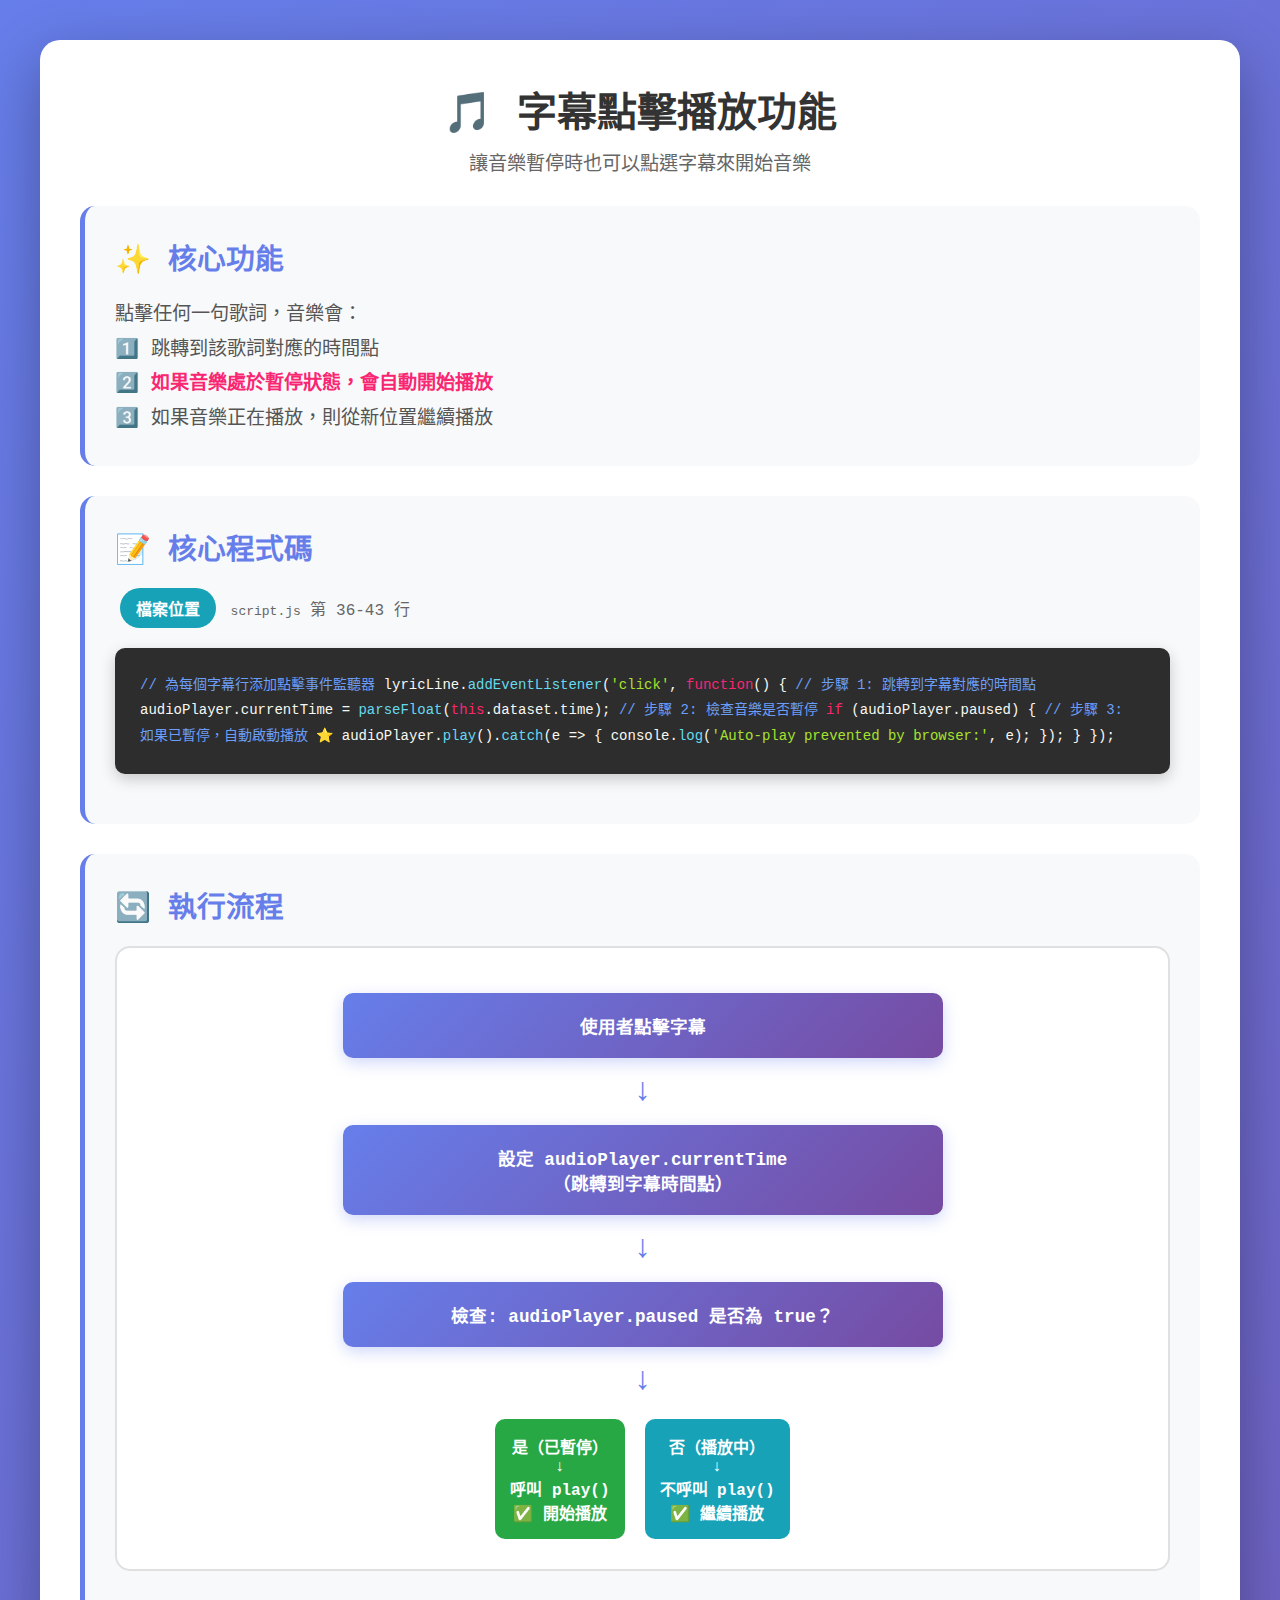
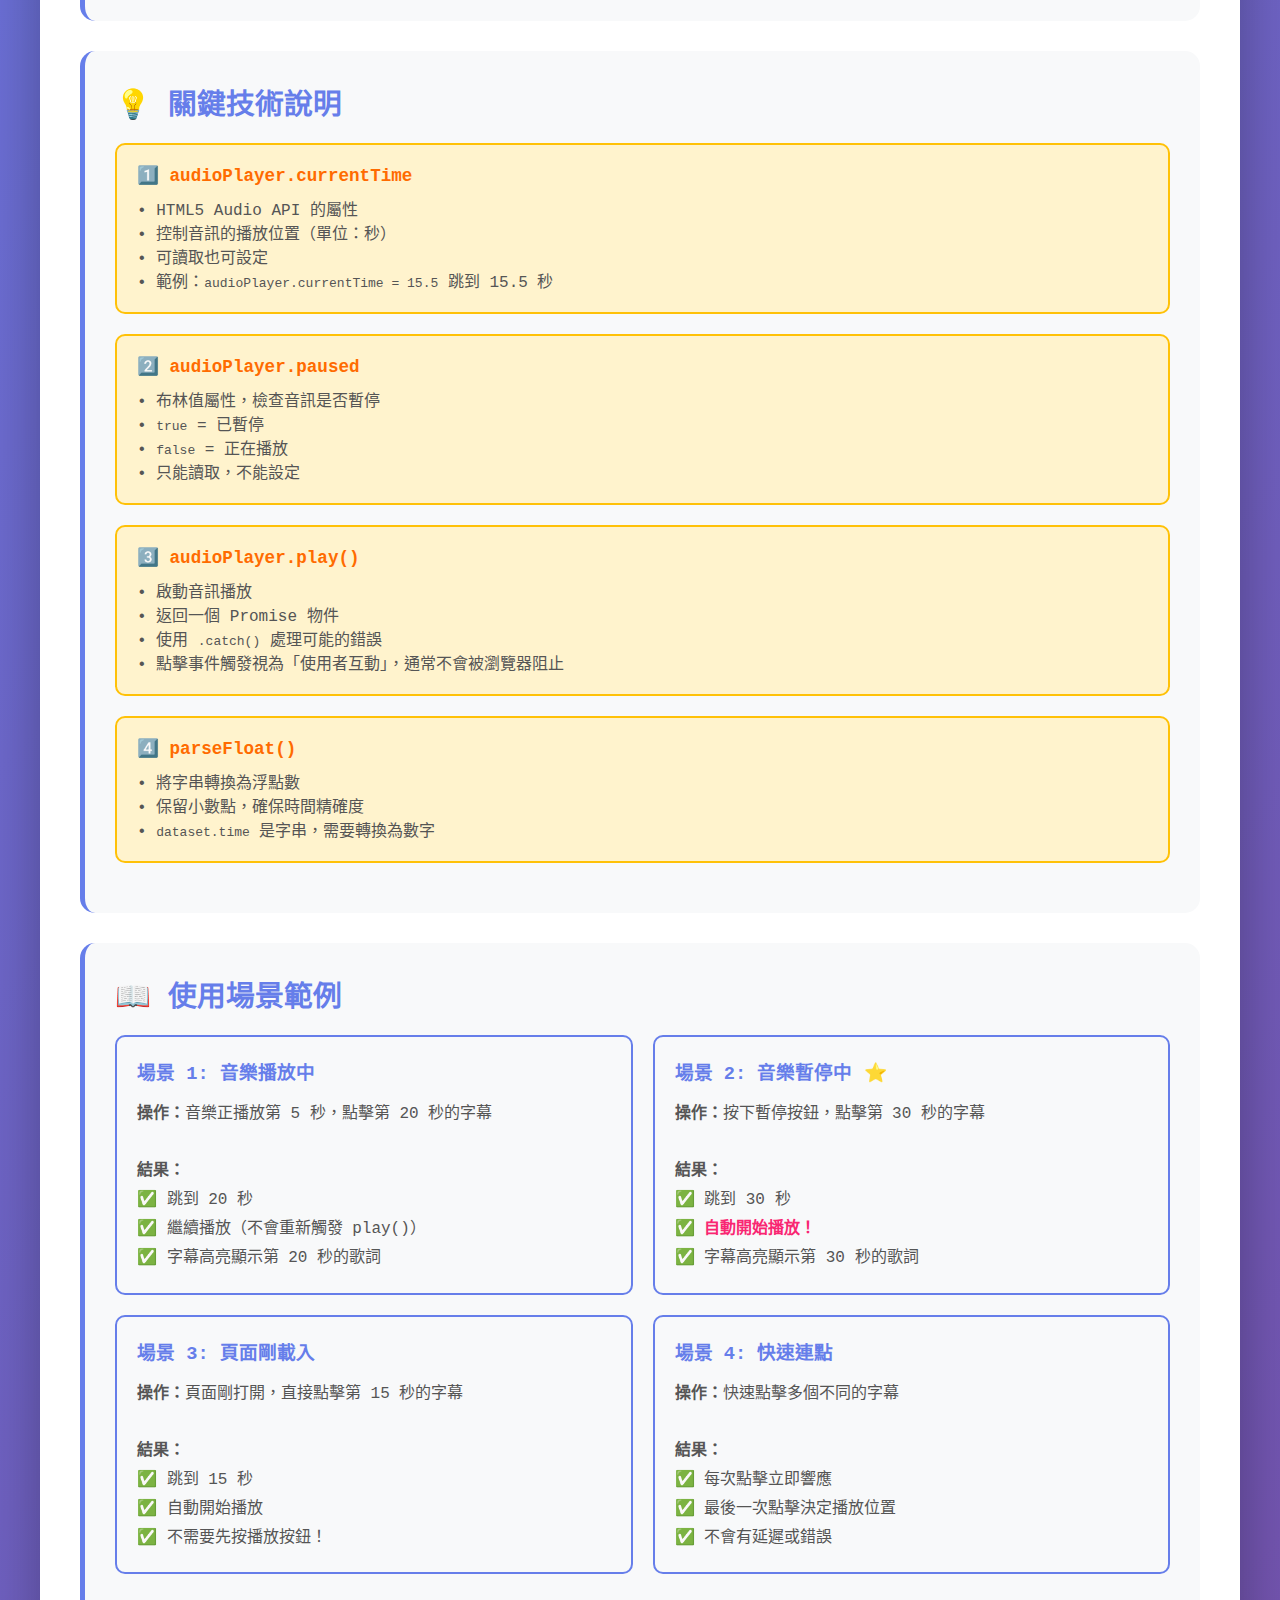
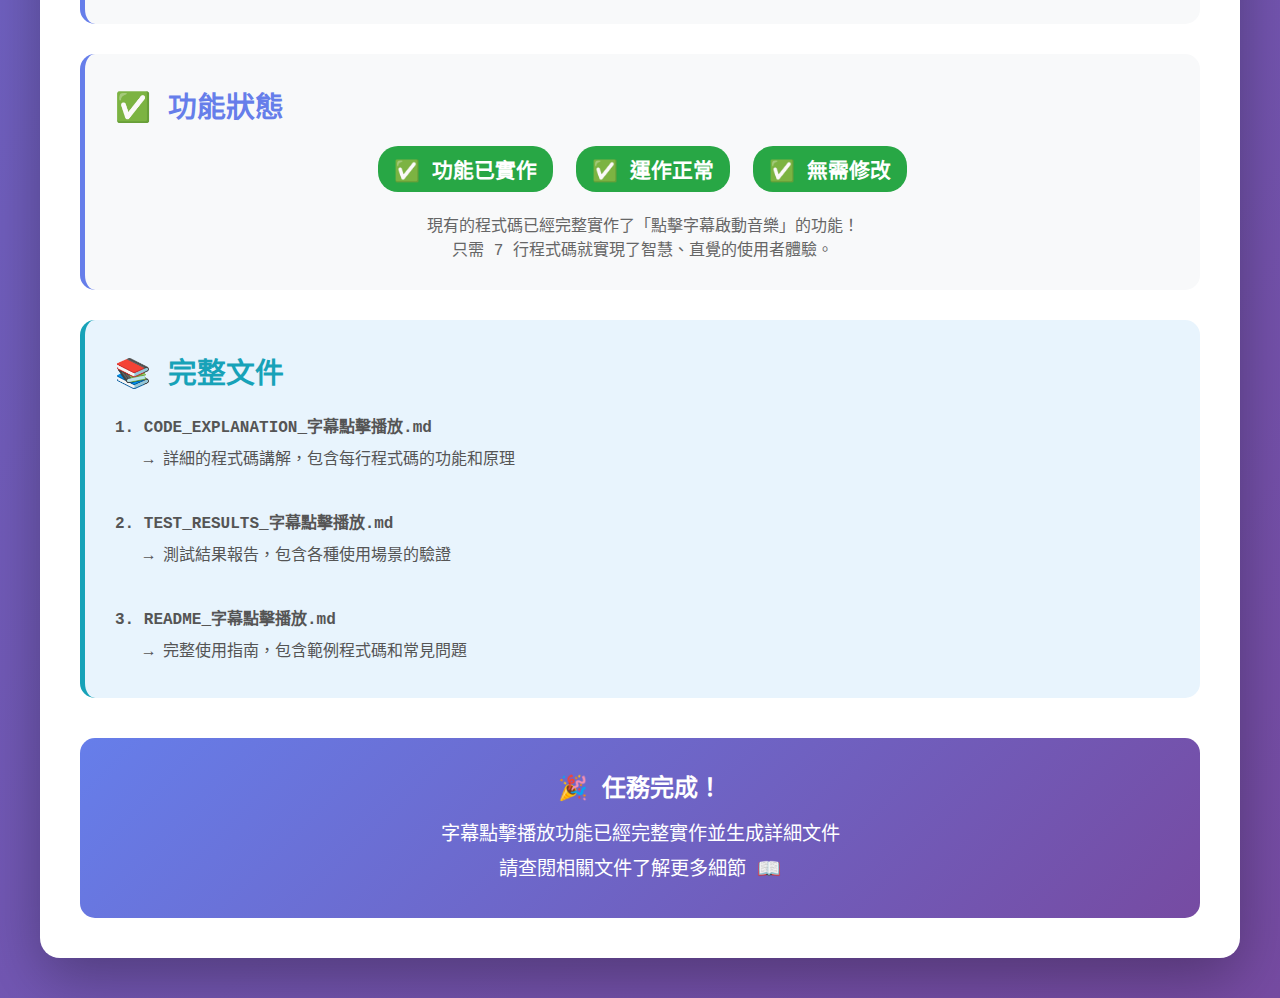
<file: 功能展示_字幕點擊播放.html>
<!DOCTYPE html>
<html lang="zh-TW">
<head>
    <meta charset="UTF-8">
    <meta name="viewport" content="width=device-width, initial-scale=1.0">
    <title>字幕點擊播放功能 - 程式碼展示</title>
    <style>
        * {
            margin: 0;
            padding: 0;
            box-sizing: border-box;
        }
        
        body {
            font-family: 'Microsoft JhengHei', '微軟正黑體', 'Courier New', monospace;
            background: linear-gradient(135deg, #667eea 0%, #764ba2 100%);
            min-height: 100vh;
            padding: 40px 20px;
        }
        
        .container {
            max-width: 1200px;
            margin: 0 auto;
            background: white;
            border-radius: 20px;
            padding: 40px;
            box-shadow: 0 20px 60px rgba(0, 0, 0, 0.3);
        }
        
        h1 {
            text-align: center;
            color: #333;
            margin-bottom: 10px;
            font-size: 2.5em;
        }
        
        .subtitle {
            text-align: center;
            color: #666;
            margin-bottom: 30px;
            font-size: 1.2em;
        }
        
        .feature-box {
            background: #f8f9fa;
            padding: 30px;
            border-radius: 15px;
            margin-bottom: 30px;
            border-left: 5px solid #667eea;
        }
        
        .feature-title {
            color: #667eea;
            font-size: 1.8em;
            margin-bottom: 20px;
            font-weight: bold;
        }
        
        .code-block {
            background: #2d2d2d;
            color: #f8f8f2;
            padding: 25px;
            border-radius: 10px;
            margin: 20px 0;
            font-family: 'Courier New', monospace;
            font-size: 14px;
            line-height: 1.8;
            overflow-x: auto;
            box-shadow: 0 5px 15px rgba(0, 0, 0, 0.2);
        }
        
        .code-comment {
            color: #6c9ef8;
        }
        
        .code-keyword {
            color: #f92672;
        }
        
        .code-function {
            color: #66d9ef;
        }
        
        .code-string {
            color: #a6e22e;
        }
        
        .code-number {
            color: #ae81ff;
        }
        
        .highlight-box {
            background: #fff3cd;
            border: 2px solid #ffc107;
            padding: 20px;
            border-radius: 10px;
            margin: 20px 0;
        }
        
        .highlight-box strong {
            color: #ff6b00;
            font-size: 1.1em;
        }
        
        .flow-diagram {
            background: white;
            padding: 30px;
            border-radius: 15px;
            margin: 20px 0;
            text-align: center;
            border: 2px solid #e0e0e0;
        }
        
        .flow-step {
            background: linear-gradient(135deg, #667eea 0%, #764ba2 100%);
            color: white;
            padding: 20px;
            border-radius: 10px;
            margin: 15px auto;
            max-width: 600px;
            font-size: 1.1em;
            font-weight: bold;
            box-shadow: 0 5px 15px rgba(102, 126, 234, 0.3);
        }
        
        .arrow {
            font-size: 2em;
            color: #667eea;
            margin: 10px 0;
        }
        
        .success-badge {
            display: inline-block;
            background: #28a745;
            color: white;
            padding: 8px 16px;
            border-radius: 20px;
            font-weight: bold;
            margin: 0 5px;
        }
        
        .info-badge {
            display: inline-block;
            background: #17a2b8;
            color: white;
            padding: 8px 16px;
            border-radius: 20px;
            font-weight: bold;
            margin: 0 5px;
        }
        
        .example-section {
            display: grid;
            grid-template-columns: 1fr 1fr;
            gap: 20px;
            margin: 20px 0;
        }
        
        .example-card {
            background: #f8f9fa;
            padding: 20px;
            border-radius: 10px;
            border: 2px solid #667eea;
        }
        
        .example-card h3 {
            color: #667eea;
            margin-bottom: 15px;
        }
        
        .example-card p {
            color: #555;
            line-height: 1.8;
        }
        
        @media (max-width: 768px) {
            .example-section {
                grid-template-columns: 1fr;
            }
            
            h1 {
                font-size: 1.8em;
            }
            
            .container {
                padding: 20px;
            }
        }
    </style>
</head>
<body>
    <div class="container">
        <h1>🎵 字幕點擊播放功能</h1>
        <p class="subtitle">讓音樂暫停時也可以點選字幕來開始音樂</p>
        
        <div class="feature-box">
            <div class="feature-title">✨ 核心功能</div>
            <p style="font-size: 1.2em; color: #555; line-height: 1.8;">
                點擊任何一句歌詞，音樂會：<br>
                1️⃣ 跳轉到該歌詞對應的時間點<br>
                2️⃣ <strong style="color: #f92672;">如果音樂處於暫停狀態，會自動開始播放</strong><br>
                3️⃣ 如果音樂正在播放，則從新位置繼續播放
            </p>
        </div>
        
        <div class="feature-box">
            <div class="feature-title">📝 核心程式碼</div>
            <p style="color: #666; margin-bottom: 15px;">
                <span class="info-badge">檔案位置</span> <code>script.js</code> 第 36-43 行
            </p>
            
            <div class="code-block">
<span class="code-comment">// 為每個字幕行添加點擊事件監聽器</span>
lyricLine.<span class="code-function">addEventListener</span>(<span class="code-string">'click'</span>, <span class="code-keyword">function</span>() {
    <span class="code-comment">// 步驟 1: 跳轉到字幕對應的時間點</span>
    audioPlayer.currentTime = <span class="code-function">parseFloat</span>(<span class="code-keyword">this</span>.dataset.time);
    
    <span class="code-comment">// 步驟 2: 檢查音樂是否暫停</span>
    <span class="code-keyword">if</span> (audioPlayer.paused) {
        <span class="code-comment">// 步驟 3: 如果已暫停，自動啟動播放 ⭐</span>
        audioPlayer.<span class="code-function">play</span>().<span class="code-function">catch</span>(e => {
            console.<span class="code-function">log</span>(<span class="code-string">'Auto-play prevented by browser:'</span>, e);
        });
    }
});
            </div>
        </div>
        
        <div class="feature-box">
            <div class="feature-title">🔄 執行流程</div>
            <div class="flow-diagram">
                <div class="flow-step">使用者點擊字幕</div>
                <div class="arrow">↓</div>
                <div class="flow-step">設定 audioPlayer.currentTime<br>（跳轉到字幕時間點）</div>
                <div class="arrow">↓</div>
                <div class="flow-step">檢查: audioPlayer.paused 是否為 true？</div>
                <div class="arrow">↓</div>
                <div style="display: flex; justify-content: center; gap: 20px; margin-top: 20px;">
                    <div>
                        <div style="background: #28a745; color: white; padding: 15px; border-radius: 10px; font-weight: bold;">
                            是（已暫停）<br>↓<br>呼叫 play()<br>✅ 開始播放
                        </div>
                    </div>
                    <div>
                        <div style="background: #17a2b8; color: white; padding: 15px; border-radius: 10px; font-weight: bold;">
                            否（播放中）<br>↓<br>不呼叫 play()<br>✅ 繼續播放
                        </div>
                    </div>
                </div>
            </div>
        </div>
        
        <div class="feature-box">
            <div class="feature-title">💡 關鍵技術說明</div>
            
            <div class="highlight-box">
                <strong>1️⃣ audioPlayer.currentTime</strong><br>
                <p style="margin-top: 10px; color: #555;">
                    • HTML5 Audio API 的屬性<br>
                    • 控制音訊的播放位置（單位：秒）<br>
                    • 可讀取也可設定<br>
                    • 範例：<code>audioPlayer.currentTime = 15.5</code> 跳到 15.5 秒
                </p>
            </div>
            
            <div class="highlight-box">
                <strong>2️⃣ audioPlayer.paused</strong><br>
                <p style="margin-top: 10px; color: #555;">
                    • 布林值屬性，檢查音訊是否暫停<br>
                    • <code>true</code> = 已暫停<br>
                    • <code>false</code> = 正在播放<br>
                    • 只能讀取，不能設定
                </p>
            </div>
            
            <div class="highlight-box">
                <strong>3️⃣ audioPlayer.play()</strong><br>
                <p style="margin-top: 10px; color: #555;">
                    • 啟動音訊播放<br>
                    • 返回一個 Promise 物件<br>
                    • 使用 <code>.catch()</code> 處理可能的錯誤<br>
                    • 點擊事件觸發視為「使用者互動」，通常不會被瀏覽器阻止
                </p>
            </div>
            
            <div class="highlight-box">
                <strong>4️⃣ parseFloat()</strong><br>
                <p style="margin-top: 10px; color: #555;">
                    • 將字串轉換為浮點數<br>
                    • 保留小數點，確保時間精確度<br>
                    • <code>dataset.time</code> 是字串，需要轉換為數字
                </p>
            </div>
        </div>
        
        <div class="feature-box">
            <div class="feature-title">📖 使用場景範例</div>
            
            <div class="example-section">
                <div class="example-card">
                    <h3>場景 1: 音樂播放中</h3>
                    <p>
                        <strong>操作：</strong>音樂正播放第 5 秒，點擊第 20 秒的字幕<br><br>
                        <strong>結果：</strong><br>
                        ✅ 跳到 20 秒<br>
                        ✅ 繼續播放（不會重新觸發 play()）<br>
                        ✅ 字幕高亮顯示第 20 秒的歌詞
                    </p>
                </div>
                
                <div class="example-card">
                    <h3>場景 2: 音樂暫停中 ⭐</h3>
                    <p>
                        <strong>操作：</strong>按下暫停按鈕，點擊第 30 秒的字幕<br><br>
                        <strong>結果：</strong><br>
                        ✅ 跳到 30 秒<br>
                        ✅ <strong style="color: #f92672;">自動開始播放！</strong><br>
                        ✅ 字幕高亮顯示第 30 秒的歌詞
                    </p>
                </div>
                
                <div class="example-card">
                    <h3>場景 3: 頁面剛載入</h3>
                    <p>
                        <strong>操作：</strong>頁面剛打開，直接點擊第 15 秒的字幕<br><br>
                        <strong>結果：</strong><br>
                        ✅ 跳到 15 秒<br>
                        ✅ 自動開始播放<br>
                        ✅ 不需要先按播放按鈕！
                    </p>
                </div>
                
                <div class="example-card">
                    <h3>場景 4: 快速連點</h3>
                    <p>
                        <strong>操作：</strong>快速點擊多個不同的字幕<br><br>
                        <strong>結果：</strong><br>
                        ✅ 每次點擊立即響應<br>
                        ✅ 最後一次點擊決定播放位置<br>
                        ✅ 不會有延遲或錯誤
                    </p>
                </div>
            </div>
        </div>
        
        <div class="feature-box">
            <div class="feature-title">✅ 功能狀態</div>
            <p style="font-size: 1.3em; text-align: center; margin: 20px 0;">
                <span class="success-badge">✅ 功能已實作</span>
                <span class="success-badge">✅ 運作正常</span>
                <span class="success-badge">✅ 無需修改</span>
            </p>
            <p style="text-align: center; color: #666; margin-top: 20px;">
                現有的程式碼已經完整實作了「點擊字幕啟動音樂」的功能！<br>
                只需 7 行程式碼就實現了智慧、直覺的使用者體驗。
            </p>
        </div>
        
        <div class="feature-box" style="background: #e8f4fd; border-color: #17a2b8;">
            <div class="feature-title" style="color: #17a2b8;">📚 完整文件</div>
            <p style="color: #555; line-height: 2;">
                <strong>1. CODE_EXPLANATION_字幕點擊播放.md</strong><br>
                &nbsp;&nbsp;&nbsp;→ 詳細的程式碼講解，包含每行程式碼的功能和原理<br><br>
                
                <strong>2. TEST_RESULTS_字幕點擊播放.md</strong><br>
                &nbsp;&nbsp;&nbsp;→ 測試結果報告，包含各種使用場景的驗證<br><br>
                
                <strong>3. README_字幕點擊播放.md</strong><br>
                &nbsp;&nbsp;&nbsp;→ 完整使用指南，包含範例程式碼和常見問題
            </p>
        </div>
        
        <div style="text-align: center; margin-top: 40px; padding: 30px; background: linear-gradient(135deg, #667eea 0%, #764ba2 100%); border-radius: 15px; color: white;">
            <h2 style="margin-bottom: 15px;">🎉 任務完成！</h2>
            <p style="font-size: 1.2em; line-height: 1.8;">
                字幕點擊播放功能已經完整實作並生成詳細文件<br>
                請查閱相關文件了解更多細節 📖
            </p>
        </div>
    </div>
</body>
</html>
</file>
